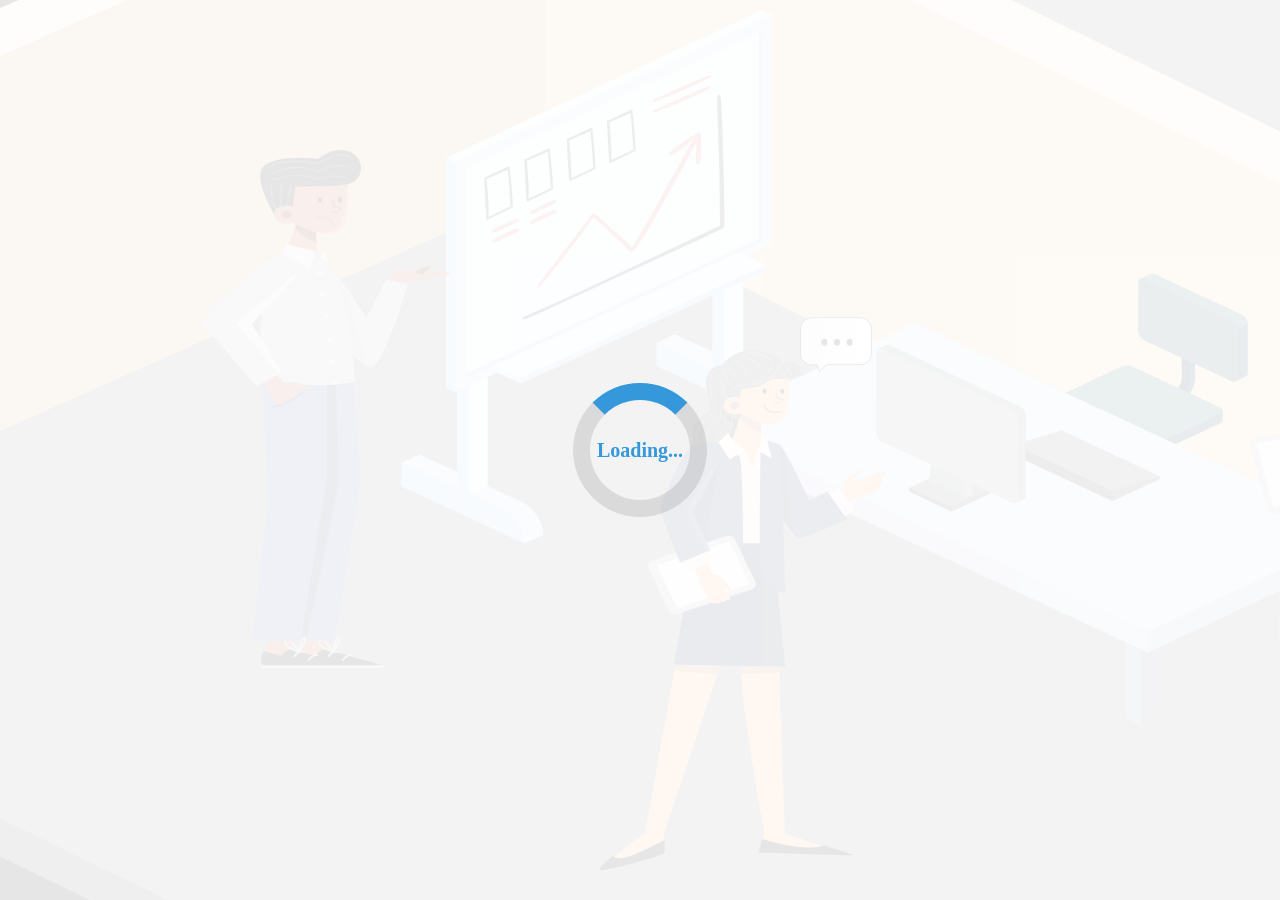
<file: index.html>
<!DOCTYPE html>
<html lang="ko">

<head>
    <meta charset="UTF-8">
    <meta name="viewport" content="width=device-width, initial-scale=1.0">
    <title>animation</title>
    <link rel="stylesheet" href="css/common.css">
    <link rel="stylesheet" href="css/index.css">
    <script src="js/jquery-3.7.1.min.js"></script>
    <script src="js/main.js"></script>
</head>

<body>
    <div class="loading">
        <div class="loading_txt">Loading...</div>
        <div class="loading_ring"></div>
    </div>
    <div class="wrap">
        <div class="meeting">
            <img src="img/board.png" alt="보드">
            <img src="img/meetingtable.png" alt="회의실 책상">
            <div class="people">
                <img src="img/people1.png" alt="사람1">
                <div class="angry_girl"></div>
                <div class="angry_boy"></div>
            </div> <!-- //.people -->
            <div class="speech">
                <img src="img/speech_left.png" alt="왼쪽 말풍선">
                <img src="img/speech_right.png" alt="오른쪽 말풍선">
            </div>
            <a href="index2.html"><img src="img/arrow_right.jpg" alt="오른쪽 화살표"></a>
        </div> <!-- //.meeting -->
    </div> <!-- //.wrap -->
</body>

</html>
</file>
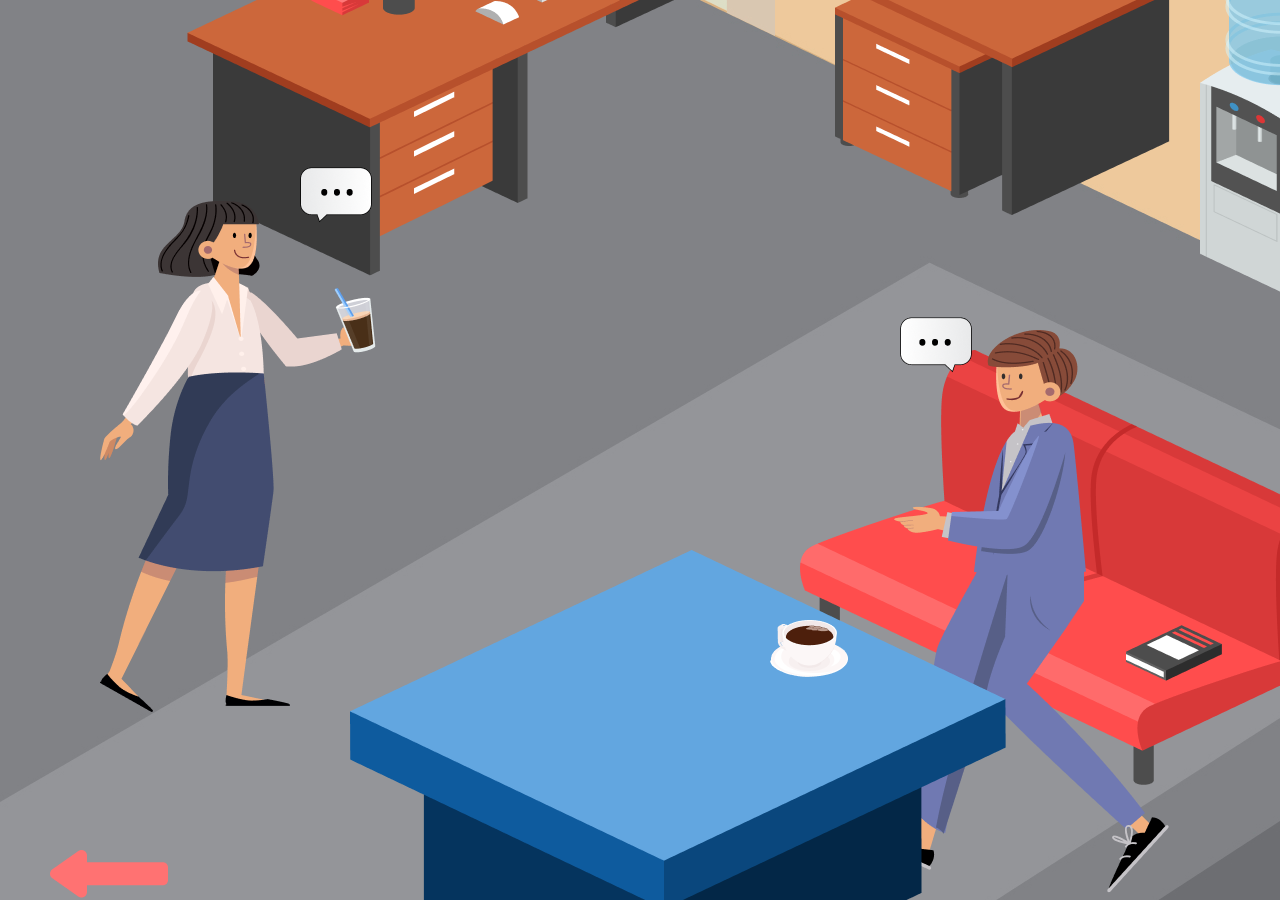
<file: index2.html>
<!DOCTYPE html>
<html lang="en">

<head>
    <meta charset="UTF-8">
    <meta name="viewport" content="width=device-width, initial-scale=1.0">
    <title>animation</title>
    <link rel="stylesheet" href="css/common.css">
    <link rel="stylesheet" href="css/index2.css">
    <script src="js/jquery-3.7.1.min.js"></script>
    <script src="js/main2.js"></script>
</head>

<body>
    <div class="wrap">
        <div class="desk">
            <img src="img/maindesk.png" alt="메인 책상">
        </div>

        <div class="coffee_table">
            <img src="img/water.png" alt="정수기">
            <img src="img/coffeetable.png" alt="커피테이블">
            <div class="coffee"></div>
        </div>

        <div class="lounge">
            <img src="img/sofa.png" alt="소파">
            <img src="img/table.png" alt="식탁">
            <img src="img/coffee_mug.png" alt="커피머그잔">
            <div class="angry_people"></div>
        </div>

        <div class="coffee_girl">
            <img src="img/hand.png" alt="손">
            <img src="img/coffeegirl.png" alt="커피를 들고 있는 여자">
        </div>

        <div class="speech">
            <img src="img/speech_right.png" alt="오른쪽 말풍선">
            <img src="img/speech_left.png" alt="왼쪽 말풍선">
        </div>

        <div class="arrow">
            <a href="index.html"><img src="img/arrow_left.png" alt="왼쪽 화살표"></a>
            <a href="index3.html"><img src="img/arrow_right.jpg" alt="오른쪽 화살표"></a>
        </div>


    </div>
</body>

</html>
</file>
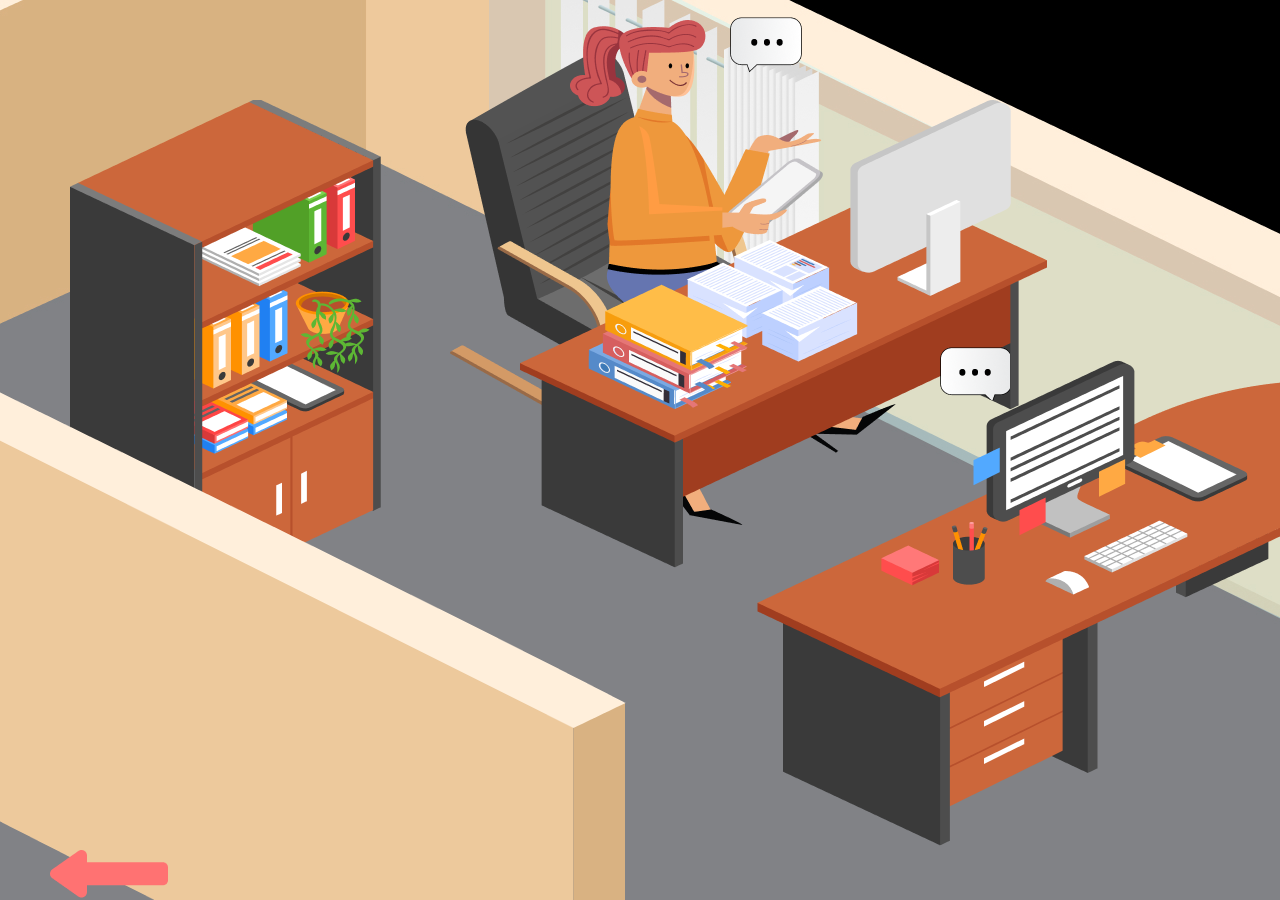
<file: index3.html>
<!DOCTYPE html>
<html lang="ko">

<head>
    <meta charset="UTF-8">
    <meta name="viewport" content="width=device-width, initial-scale=1.0">
    <title>animation</title>
    <link rel="stylesheet" href="css/common.css">
    <link rel="stylesheet" href="css/index3.css">
    <script src="js/jquery-3.7.1.min.js"></script>
    <script src="js/main3.js"></script>
</head>

<body>
    <div class="wrap">
        <div class="wall">
            <img src="img/wall.png" alt="벽">
        </div>

        <div class="main_desk">
            <div class="desk">
                <img src="img/maindesk.png" alt="메인책상">
                <img src="img/tell.png" alt="전화기">
                <img src="img/receiver.png" alt="수화기">
                <img src="img/music.png" alt="음표">
                <div class="click">
                    <div class="stamp"></div>
                </div>
            </div>
            <img src="img/book.png" alt="책장">
            <img src="img/chair.png" alt="의자">
            <div class="people6"></div>
            <img src="img/desk1.png" alt="책상1">
        </div>

        <div class="speech">
            <img src="img/speech_left.png" alt="왼쪽 말풍선">
        </div>

        <div class="arrow">
            <a href="index2.html"><img src="img/arrow_left.png" alt="왼쪽 화살표"></a>
        </div>
    </div>
</body>

</html>
</file>
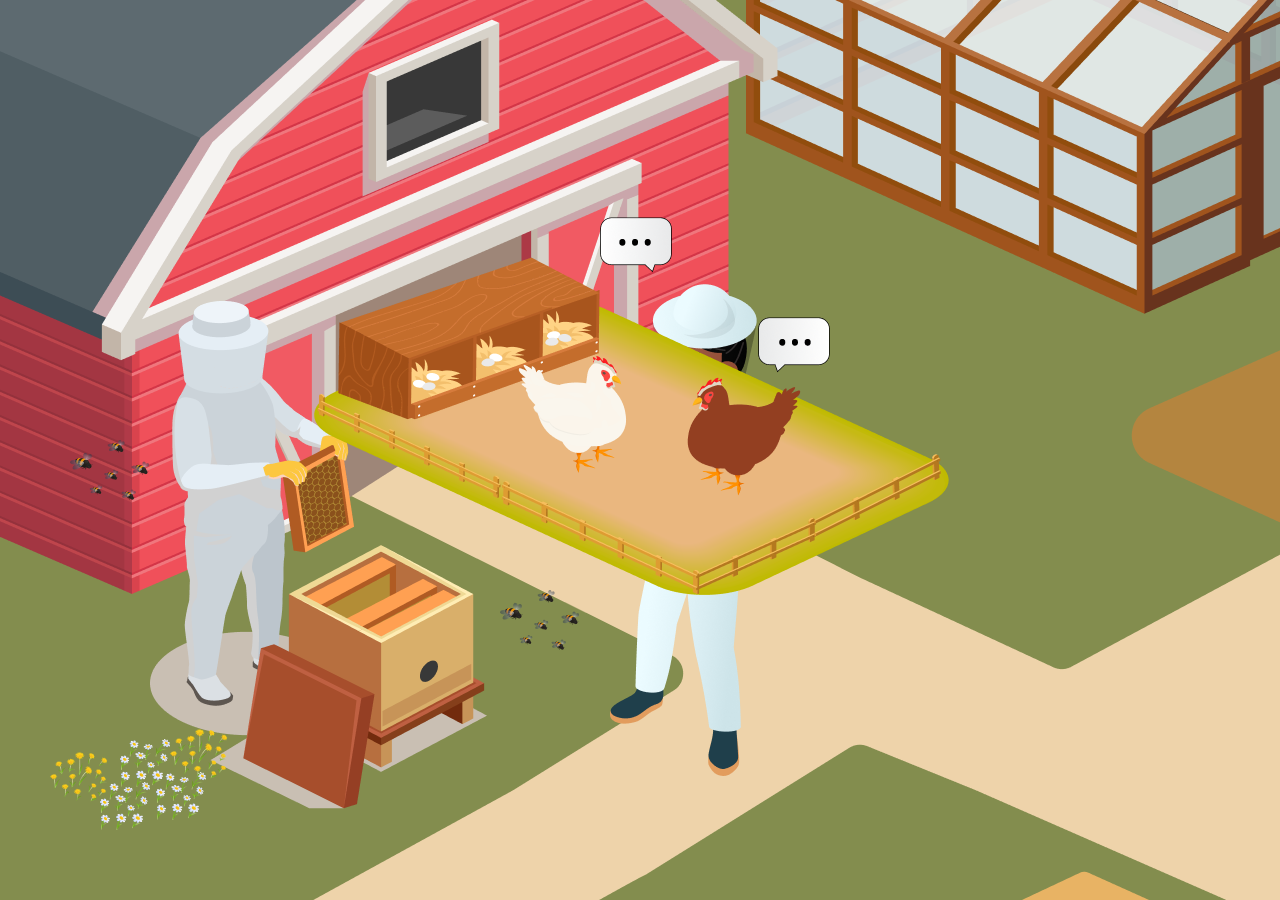
<file: index4.html>
<!DOCTYPE html>
<html lang="ko">

<head>
    <meta charset="UTF-8">
    <meta name="viewport" content="width=device-width, initial-scale=1.0">
    <title>Animation</title>
    <link rel="stylesheet" href="css/common.css">
    <link rel="stylesheet" href="css/index4.css">
    <script src="js/jquery-3.7.1.min.js"></script>
    <script src="js/sub1.js"></script>
</head>

<body>
    <div class="wrap">
        <div class="bee">
            <img src="img/beekeeping_people.png" alt="양봉하는 사람">
            <img src="img/beekeeping_people2.png" alt="꿀통을 든 사람">
            <img src="img/bee.png" alt="벌 사진">
            <img src="img/bee.png" alt="벌 사진">
            <img src="img/bee.png" alt="벌 사진">
            <img src="img/flower.png" alt="꽃 사진">
            <img src="img/beekeeping_people2.on.png" alt="말풍선 사진">
            <img src="img/honey.png" alt="꿀 사진">
        </div>

        <div class="henhouse">
            <img src="img/Henhouse.png" alt="닭장 사진">
            <img src="img/chick.png" alt="병아리 사진">
        </div>

        <div class="speech">
            <img src="img/speech_right.png" alt="오른쪽 말풍선">
            <img src="img/speech_left.png" alt="왼쪽 말풍선">
        </div>

        <div class="arrow">
            <a href="index5.html"><img src="img/arrow_right.jpg" alt="오른쪽 화살표"></a>
        </div>

    </div>
</body>

</html>
</file>
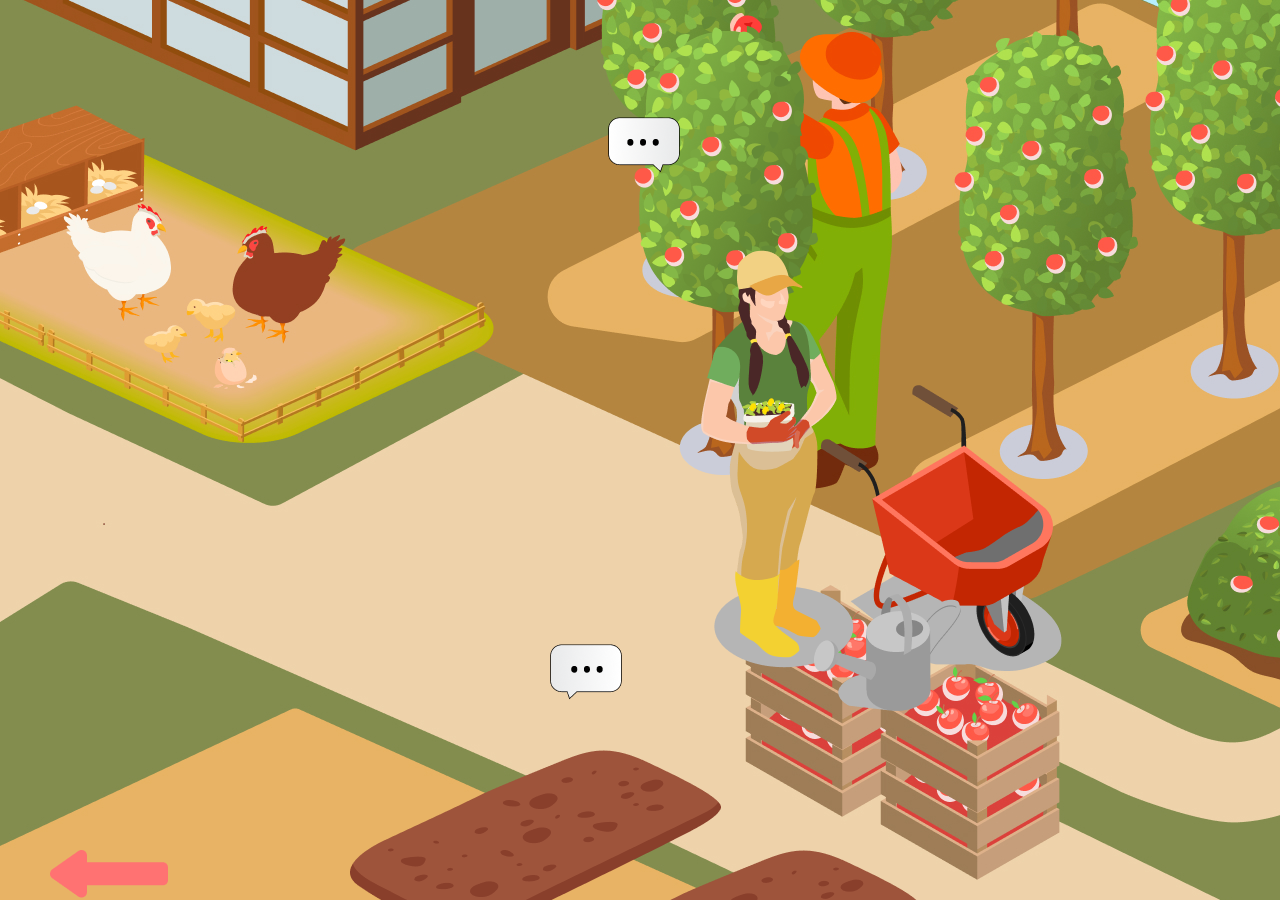
<file: index5.html>
<!DOCTYPE html>
<html lang="ko">

<head>
    <meta charset="UTF-8">
    <meta name="viewport" content="width=device-width, initial-scale=1.0">
    <title>Animation</title>
    <link rel="stylesheet" href="css/common.css">
    <link rel="stylesheet" href="css/index5.css">
    <script src="js/jquery-3.7.1.min.js"></script>
    <script src="js/sub2.js"></script>
</head>

<body>
    <div class="wrap">
        <div class="apple">
            <img src="img/tree.png" alt="사과나무 사진">
            <img src="img/apple.png" alt="사과 사진">
        </div>
        
        <img src="img/farmer_f.png" alt="여자 농부">

        <div class="watermelon">
            <img src="img/Field.png" alt="밭1">
            <img src="img/Field.png" alt="밭2">
            <img src="img/watermelon.png" alt="수박">
            <img src="img/watermelon2.png" alt="수박2">
        </div>

        <div class="speech">
            <img src="img/speech_right.png" alt="오른쪽 말풍선">
            <img src="img/speech_left.png" alt="왼쪽 말풍선">
        </div>

        <div class="arrow">
            <a href="index4.html"><img src="img/arrow_left.png" alt="왼쪽 화살표"></a>
            <a href="index6.html"><img src="img/arrow_right.jpg" alt="오른쪽 화살표"></a>
        </div>
    </div>
</body>

</html>
</file>
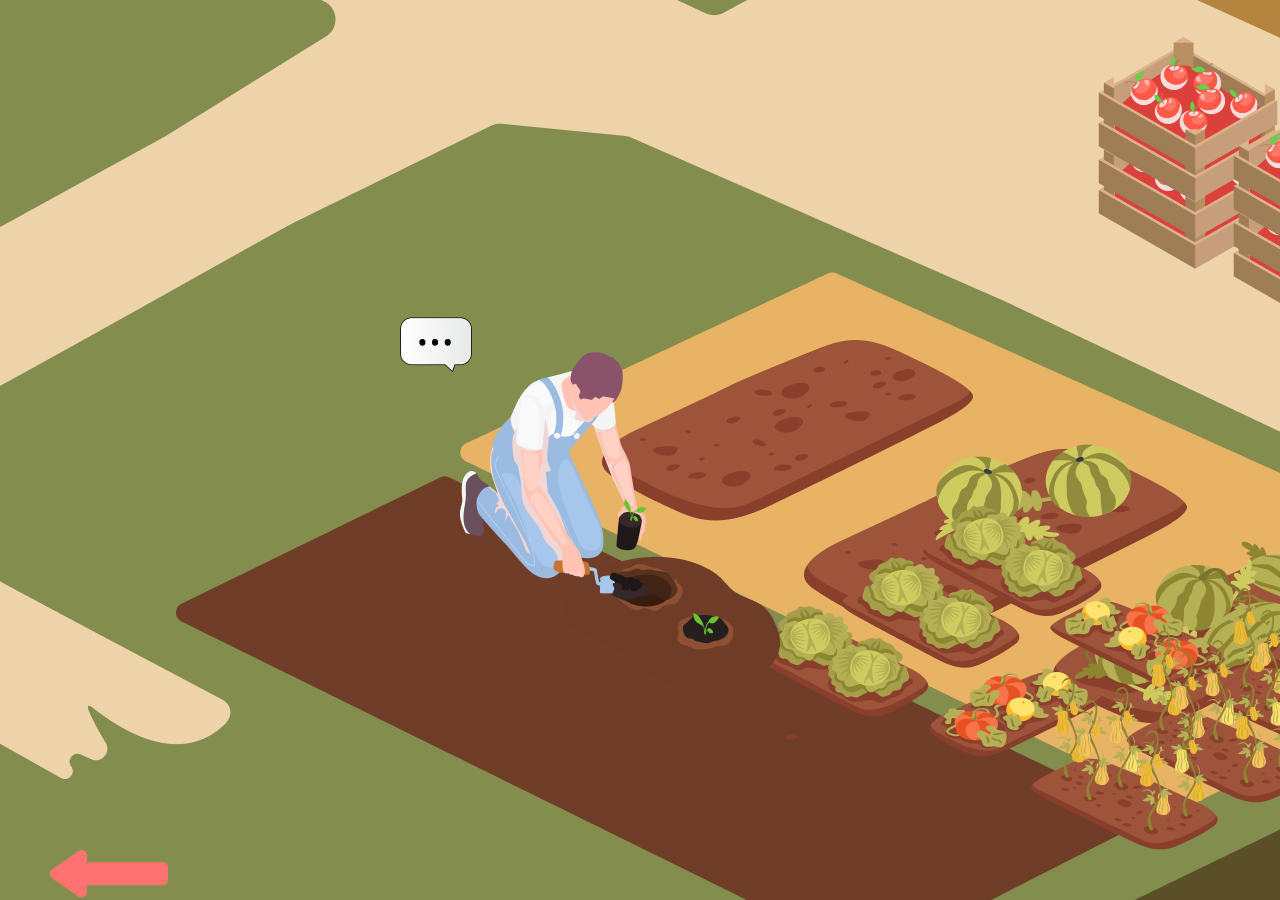
<file: index6.html>
<!DOCTYPE html>
<html lang="ko">

<head>
    <meta charset="UTF-8">
    <meta name="viewport" content="width=device-width, initial-scale=1.0">
    <title>Animation</title>
    <link rel="stylesheet" href="css/common.css">
    <link rel="stylesheet" href="css/index6.css">
    <script src="js/jquery-3.7.1.min.js"></script>
    <script src="js/sub3.js"></script>
</head>

<body>
    <div class="wrap">
        <div class="farming">
            <img src="img/fruit.png" alt="농작물 사진">
            <div class="farmer"></div>
        </div>

        <div class="speech">
            <img src="img/speech_right.png" alt="오른쪽 말풍선">
        </div>

        <div class="arrow">
            <a href="index5.html"><img src="img/arrow_left.png" alt="왼쪽 화살표"></a>
        </div>
    </div>
</body>

</html>
</file>
<file: css/common.css>
@charset "utf-8";

*{
    margin: 0;
    padding: 0;
}
</file>
<file: css/index.css>
@charset "utf-8";

.loading {
    position: fixed;
    width: 100%;
    height: 100%;
    background: rgba(255, 255, 255, 0.9);
    z-index: 1000;
    display: flex;
    justify-content: center;
    align-items: center;
}

.loading_ring {
    position: relative;
    width: 100px;
    height: 100px;
    border: 17px solid rgba(0, 0, 0, 0.1);
    border-top: 17px solid #3498db;
    border-radius: 50%;
    animation: spin 1.5s linear;
}

@keyframes spin {
    0% {
        transform: rotate(0deg);
    }

    100% {
        transform: rotate(360deg);
    }
}

.loading_txt {
    position: absolute;
    top: 50%;
    left: 50%;
    transform: translate(-50%, -50%);
    font-size: 20px;
    color: #3498db;
    font-weight: bold;
    text-align: center;
}


.wrap {
    width: 100%;
    height: 100%;
    position: fixed;
    left: 0;
    top: 0;
    background: url(../img/main1.jpg) center;
}

.meeting>img:first-child {
    position: absolute;
    left: 400px;
    top: 10px
}

.meeting>img:nth-child(2) {
    position: absolute;
    left: 700px;
    top: 250px;
}

.meeting .people img:first-child {
    position: absolute;
    left: 200px;
    top: 150px;
}

.meeting .people .angry_girl {
    width: 300px;
    height: 520px;
    position: absolute;
    background: url(../img/people2.png) no-repeat;
    left: 600px;
    top: 350px;
    transition: all 0.7s ease-in-out;
    cursor: pointer;
}

.meeting .people .angry_girl.on {
    background: url(../img/angrypeople2.png) no-repeat;
}

.meeting .people .angry_boy {
    width: 330px;
    height: 520px;
    position: absolute;
    background: url(../img/people3.png) no-repeat;
    left: 1250px;
    top: 350px;
    transition: all 0.7s ease-in-out;
    cursor: pointer;
}

.meeting .people .angry_boy.on {
    background: url(../img/angrypeople3.png)no-repeat;
}

.meeting .speech>img:first-child {
    position: absolute;
    left: 800px;
    top: 300px;
}

.meeting .speech>img:first-child.on {
    display: none;
}

.meeting .speech>img:last-child {
    position: absolute;
    left: 1300px;
    top: 300px;
}

.meeting .speech>img:last-child.on {
    display: none;
}

.meeting a img {
    position: absolute;
    left: 1750px;
    top: 850px;
}
</file>
<file: css/index2.css>
@charset "utf-8";

.wrap {
    width: 100%;
    height: 100%;
    position: fixed;
    left: 0;
    top: 0;
    background: url(../img/main2.jpg) top;
}

.desk {
    position: absolute;
    left: 180px;
    top: -270px;
}

.coffee_table>img:nth-child(1) {
    position: absolute;
    left: 1200px;
    top: -50px;
}

.coffee_table>img:nth-child(2) {
    position: absolute;
    left: 1300px;
    top: 100px;
}

.coffee_table .coffee {
    width: 270px;
    height: 272px;
    background: url(../img/coffeemuchine.png);
    position: absolute;
    left: 1450px;
    top: -7px;
    animation: coffeeSmoke 2s 1s infinite;
}

@keyframes coffeeSmoke {
    from {}

    to {
        background: url(../img/smoke.png)
    }
}

.lounge>img:nth-child(1) {
    position: absolute;
    left: 800px;
    top: 350px;
}

.lounge>img:nth-child(2) {
    position: absolute;
    left: 350px;
    top: 550px;
    z-index: 1;
}

.lounge>img:nth-child(3) {
    position: absolute;
    left: 770px;
    top: 620px;
    z-index: 2;
}

.lounge .angry_people {
    width: 382px;
    height: 615px;
    position: absolute;
    background: url(../img/people5.png) no-repeat;
    left: 850px;
    top: 330px;
    transition: all 0.7s ease-in-out;
    cursor: pointer;
}

.lounge .angry_people.on {
    animation: tiredAni 2s forwards;
}

@keyframes tiredAni {
    from {}

    to {
        left: 700px;
        top: 150px;
        background: url(../img/angrypeople.png) no-repeat;
    }
}

.coffee_girl img:nth-child(2) {
    position: absolute;
    left: 100px;
    top: 200px;
    cursor: pointer;
}

.coffee_girl img:first-child {
    position: absolute;
    left: 240px;
    top: 245px;
    transition: all 0.7s ease-in-out;
}

.coffee_girl img:first-child.on {
    animation: coffeeDrink 3s forwards;
    transform-origin: left;
}

@keyframes coffeeDrink {
    0% {
        transform: rotate(0deg);
    }

    50% {
        transform: rotate(-50deg);
    }

    100% {
        transform: rotate(0deg);
    }
}

.speech>img:first-child {
    position: absolute;
    left: 900px;
    top: 300px;
}

.speech>img:first-child.on {
    display: none;
}

.speech>img:nth-child(2) {
    position: absolute;
    left: 300px;
    top: 150px;
}

.speech>img:nth-child(2).on {
    display: none;
}

.arrow a:first-child img {
    position: absolute;
    left: 50px;
    top: 850px;
}

.arrow a:last-child img {
    position: absolute;
    left: 1750px;
    top: 850px;
}
</file>
<file: css/index3.css>
@charset "utf-8";

.wrap {
    width: 100%;
    height: 100%;
    position: fixed;
    left: 0;
    top: 0;
    background: url(../img/main3.jpg) top;
}

.wall>img {
    position: absolute;
    top: 250px;
    z-index: 1;
}

.main_desk .desk>img:first-child {
    position: absolute;
    left: 750px;
    top: 300px;
    z-index: 3;
}

.main_desk .desk>img:nth-child(2) {
    position: absolute;
    left: 1530px;
    top: 440px;
}

.main_desk .desk>img:nth-child(3) {
    position: absolute;
    left: 1590px;
    top: 500px;
    animation: tellBell 1s 1s infinite;
}

@keyframes tellBell {
    0% {
        transform: rotate(30deg);
    }

    50% {
        transform: rotate(-30deg);
    }

    100% {
        transform: rotate(30deg);
    }

}

.main_desk .desk>img:nth-child(4) {
    position: absolute;
    left: 1610px;
    top: 380px;
    animation: muSic 1s 1s infinite;
}

@keyframes muSic {
    0% {
        transform: rotate(-20deg);
    }

    50% {
        transform: rotate(20deg);
    }

    100% {
        transform: rotate(-20deg);
    }

}

.main_desk .desk .click {
    position: absolute;
    left: 940px;
    top: 330px;
    width: 70px;
    height: 70px;
    z-index: 3;
    background: url(../img/speech_right.png) no-repeat;
    cursor: pointer;
}

.main_desk .desk .click.on {
    animation: letter .7s linear forwards;
}

@keyframes letter {
    from {}

    to {
        left: 1200px;
        top: 550px;
        width: 380px;
        height: 200px;
        background: url(../img/letter.png) no-repeat;
    }
}

.main_desk .desk .click .stamp {
    position: absolute;
    left: 230px;
    top: 50px;
    cursor: pointer;
    width: 40px;
    height: 75px;
    background: url(../img/stamp_bf.png) no-repeat;
    display: none;
}

.main_desk .desk .click.on .stamp {
    display: block;
}

.main_desk .desk .click .stamp.on{
    animation: stamp 1s forwards;
}

@keyframes stamp {
    from {
    }

    to {
        left: 235px;
        top: 50px;
        width: 270px;
        height: 150px;
        background: url(../img/stamp.png) no-repeat;
    }
}

.main_desk img:nth-child(2) {
    position: absolute;
    left: 70px;
    top: 100px;
}

.main_desk img:nth-child(3) {
    position: absolute;
    left: 450px;
    top: 50px;
}

.main_desk>img:last-child {
    position: absolute;
    left: 520px;
    top: 100px;
    z-index: 2;
    cursor: pointer;
}

.main_desk .people6 {
    width: 416px;
    height: 600px;
    position: absolute;
    left: 480px;
    top: -50px;
    background: url(../img/people6.png) no-repeat;
    cursor: pointer;
    transition: all 0.7s ease-in-out;
    z-index: 1;
}

.main_desk .people6.on {
    width: 416px;
    height: 600px;
    position: absolute;
    left: 480px;
    top: -50px;
    cursor: pointer;
    z-index: 1;
    background: url(../img/paperpeople.png) no-repeat;
}

.speech img:first-child {
    position: absolute;
    left: 730px;
}

.arrow a:first-child img {
    position: absolute;
    left: 50px;
    top: 850px;
    z-index: 1;
}
</file>
<file: css/index4.css>
@charset "utf-8";

.wrap {
    width: 100%;
    height: 100%;
    position: fixed;
    left: 0;
    top: 0;
    background: url(../img/sub1.jpg) top;
}

.wrap .bee img:first-child {
    position: absolute;
    left: 150px;
    top: 300px;
}

.wrap .bee img:nth-child(2) {
    position: absolute;
    left: 570px;
    top: 260px;
    cursor: pointer;
}

.wrap .bee img:nth-child(3) {
    position: absolute;
    left: 470px;
    top: 450px;
}

.wrap .bee img:nth-child(4) {
    position: absolute;
    left: 500px;
    bottom: 250px;
    animation: flyPath 9s infinite ease-out, wiGgle 0.2s infinite ease-in-out;

}

@keyframes flyPath {
    0% {
        top: 50%;
        left: 0%;
    }

    50% {
        top: 30%;
        left: 25%;
    }

    75% {
        top: 60%;
        left: 40%;
    }

    90% {
        top: 70%;
        left: 15%;
    }

    100% {
        top: 50%;
        left: 0%;
    }

}

@keyframes wiGgle {

    0%,
    100% {
        transform: rotate(0deg);
    }

    50% {
        transform: rotate(10deg);
    }
}

.wrap .bee img:nth-child(5) {
    position: absolute;
    left: 70px;
    bottom: 400px;
    animation: fly 4s infinite ease-in-out, wiggle 0.2s infinite ease-in-out;
}

@keyframes fly {
    0% {
        transform: translate(-50%, -50%) rotate(0deg);
    }

    25% {
        transform: translate(-60%, -40%) rotate(10deg);
    }

    50% {
        transform: translate(-40%, -60%) rotate(-10deg);
    }

    75% {
        transform: translate(-50%, -70%) rotate(5deg);
    }

    100% {
        transform: translate(-50%, -50%) rotate(0deg);
    }
}

@keyframes wiggle {

    0%,
    100% {
        transform: scale(1) rotate(0deg);
    }

    50% {
        transform: scale(1.1) rotate(2deg);
    }
}

.wrap .bee img:nth-child(6) {
    position: absolute;
    left: 50px;
    bottom: 70px;
}

.wrap .bee img:nth-child(7) {
    position: absolute;
    left: 500px;
    top: 500px;
    display: none;
}

.wrap .bee img:nth-child(7).on {
    display: block;
}

.wrap .bee img:last-child {
    position: absolute;
    left: 450px;
    top: 300px;
    opacity: 0;
    visibility: hidden;
    transform: translateY(20px);
    transition: all 1s linear;
}

.wrap .bee img:last-child.on {
    opacity: 1;
    visibility: visible;
    transform: translateY(0);
}

.wrap .henhouse {
    position: relative;
}

.wrap .henhouse img:first-child {
    position: absolute;
    right: 330px;
    top: 250px;
    cursor: pointer;
}

.wrap .henhouse img:nth-child(2) {
    position: absolute;
    right: 600px;
    top: 450px;
    opacity: 0;
    visibility: hidden;
    transform: translateY(30px);
    transition: all 1s linear;
}

.wrap .henhouse img:nth-child(2).on {
    opacity: 1;
    visibility: visible;
    transform: translateY(0);
}

.speech>img:first-child {
    position: absolute;
    left: 600px;
    top: 200px;
}

.speech>img:first-child.on {
    display: none;
}

.speech>img:nth-child(2) {
    position: absolute;
    right: 450px;
    top: 300px;
}

.speech>img:nth-child(2).on {
    display: none;
}

.arrow a:first-child img {
    position: absolute;
    left: 1750px;
    top: 850px;
}
</file>
<file: css/index5.css>
@charset "utf-8";

.wrap {
    width: 100%;
    height: 100%;
    position: fixed;
    left: 0;
    top: 0;
    background: url(../img/sub2.jpg) top;
}

.wrap .apple {
    position: absolute;
    right: 470px;
    top: 350px;
    cursor: pointer;
}

.wrap .apple img:first-child {
    position: absolute;
    left: -176px;
    top: -325px;
}

.wrap .apple img:nth-child(2) {
    position: absolute;
    animation: fall 2s ease-in 2;
    display: none;
}

.wrap .apple img:nth-child(2).on {
    display: block;
}

@keyframes fall {
    0% {
        transform: translateY(-70px) rotate(0deg);
    }

    25% {
        transform: translateY(-50px) rotate(-10deg);
    }

    50% {
        transform: translateY(5px) rotate(10deg);
    }

    75% {
        transform: translateY(15px) rotate(-5deg);
    }

    100% {
        transform: translateY(0) rotate(0deg);
    }
}

.wrap>img {
    position: absolute;
    left: 700px;
    top: 250px;
}

.watermelon {
    position: absolute;
}

.watermelon img:first-child {
    position: absolute;
    left: 350px;
    top: 750px;
    cursor: pointer;
}

.watermelon img:nth-child(2) {
    position: absolute;
    left: 550px;
    top: 850px;
    overflow: hidden;
}

.watermelon img:nth-child(3) {
    position: absolute;
    left: 450px;
    top: 750px;
    opacity: 0;
    visibility: hidden;
    transition: all 1s linear;
}

.watermelon img:nth-child(3).on {
    opacity: 1;
    visibility: visible;
}

.watermelon img:last-child {
    position: absolute;
    left: 600px;
    top: 850px;
    display: none;
}

.watermelon img:last-child.on {
    display: block;
}

.speech>img:first-child {
    position: absolute;
    right: 600px;
    top: 100px;
}

.speech>img:first-child.on {
    display: none;
}

.speech>img:nth-child(2) {
    position: absolute;
    left: 550px;
    bottom: 200px;
}

.speech>img:nth-child(2).on {
    display: none;
}

.arrow a:first-child img {
    position: absolute;
    left: 50px;
    top: 850px;
}

.arrow a:last-child img {
    position: absolute;
    left: 1750px;
    top: 850px;
}
</file>
<file: css/index6.css>
@charset "utf-8";

.wrap {
    width: 100%;
    height: 100%;
    position: fixed;
    left: 0;
    top: 0;
    background: url(../img/sub3.jpg) top;
}

.farming img:first-child {
    position: absolute;
    left: 750px;
    bottom: 50px;
}

.farming .farmer {
    position: absolute;
    width: 330px;
    height: 550px;
    background: url(../img/farmer.png) no-repeat;
    left: 450px;
    top: 150px;
    cursor: pointer;
    transition: all 0.7s ease-in-out;
}

.farming .farmer.on {
    background: url(../img/farmer_on.png) no-repeat;
}

.speech>img:first-child {
    position: absolute;
    left: 400px;
    top: 300px;
}

.speech>img:first-child.on {
    display: none;
}

.arrow a:first-child img {
    position: absolute;
    left: 50px;
    top: 850px;
}
</file>
